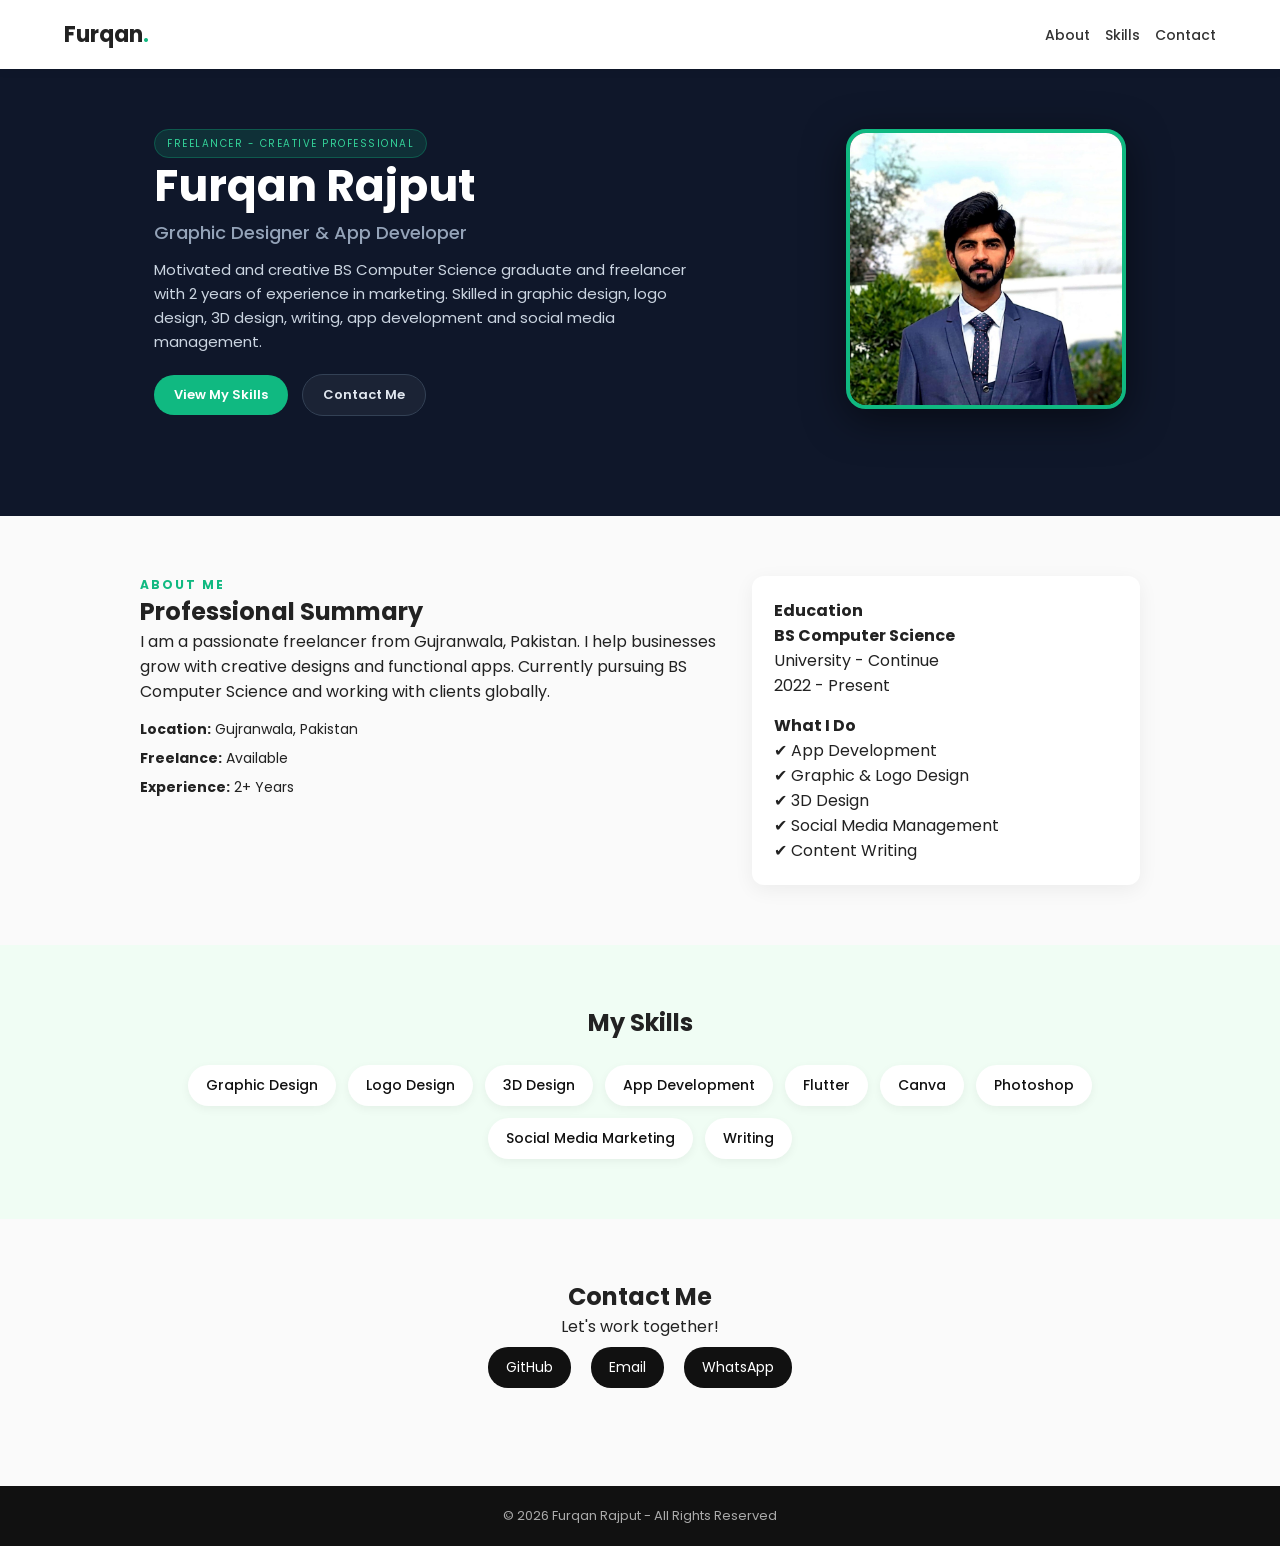
<file: index.html>
<!DOCTYPE html>
<html lang="en">
<head>
<meta charset="UTF-8">
<meta name="viewport" content="width=device-width, initial-scale=1.0">
<title>Furqan Rajput | Portfolio</title>
<link rel="stylesheet" href="style.css">
<link href="https://fonts.googleapis.com/css2?family=Poppins:wght@300;400;600;700&display=swap" rel="stylesheet">
</head>
<body>
<header class="hero" id="home">
<nav class="nav">
<a class="logo" href="#home">Furqan<span>.</span></a>
<div class="links">
<a href="#about">About</a><a href="#skills">Skills</a><a href="#contact">Contact</a>
</div>
</nav>
<div class="hero-content">
<div class="hero-text">
<span class="badge">FREELANCER - CREATIVE PROFESSIONAL</span>
<h1>Furqan Rajput</h1>
<h2>Graphic Designer & App Developer</h2>
<p>Motivated and creative BS Computer Science graduate and freelancer with 2 years of experience in marketing. Skilled in graphic design, logo design, 3D design, writing, app development and social media management.</p>
<div class="btns">
<a href="#skills" class="btn primary">View My Skills</a>
<a href="#contact" class="btn outline">Contact Me</a>
</div>
</div>
<div class="hero-img">
<img src="profile.jpg" alt="Furqan Rajput">
</div>
</div>
</header>
<section id="about" class="section">
<div class="container">
<div class="about-grid">
<div>
<h3>ABOUT ME</h3>
<h2>Professional Summary</h2>
<p>I am a passionate freelancer from Gujranwala, Pakistan. I help businesses grow with creative designs and functional apps. Currently pursuing BS Computer Science and working with clients globally.</p>
<ul class="info">
<li><strong>Location:</strong> Gujranwala, Pakistan</li>
<li><strong>Freelance:</strong> Available</li>
<li><strong>Experience:</strong> 2+ Years</li>
</ul>
</div>
<div class="card">
<h4>Education</h4>
<p><strong>BS Computer Science</strong><br>University - Continue<br>2022 - Present</p>
<h4 style="margin-top:15px">What I Do</h4>
<p>✔ App Development<br>✔ Graphic & Logo Design<br>✔ 3D Design<br>✔ Social Media Management<br>✔ Content Writing</p>
</div>
</div>
</div>
</section>
<section id="skills" class="section bg">
<div class="container">
<h2 class="center">My Skills</h2>
<div class="skills">
<span>Graphic Design</span><span>Logo Design</span><span>3D Design</span><span>App Development</span><span>Flutter</span><span>Canva</span><span>Photoshop</span><span>Social Media Marketing</span><span>Writing</span>
</div>
</div>
</section>
<section id="contact" class="section">
<div class="container center">
<h2>Contact Me</h2>
<p>Let's work together!</p>
<div class="contact-links">
<a href="https://github.com/rajputfurqan505/Dev-furqan" target="_blank">GitHub</a>
<a href="mailto:rajputfurqan505@gmail.com">Email</a>
<a href="https://wa.me/923020161863">WhatsApp</a>
</div>
</div>
</section>
<footer>© 2026 Furqan Rajput - All Rights Reserved</footer>
</body>
</html>
</file>
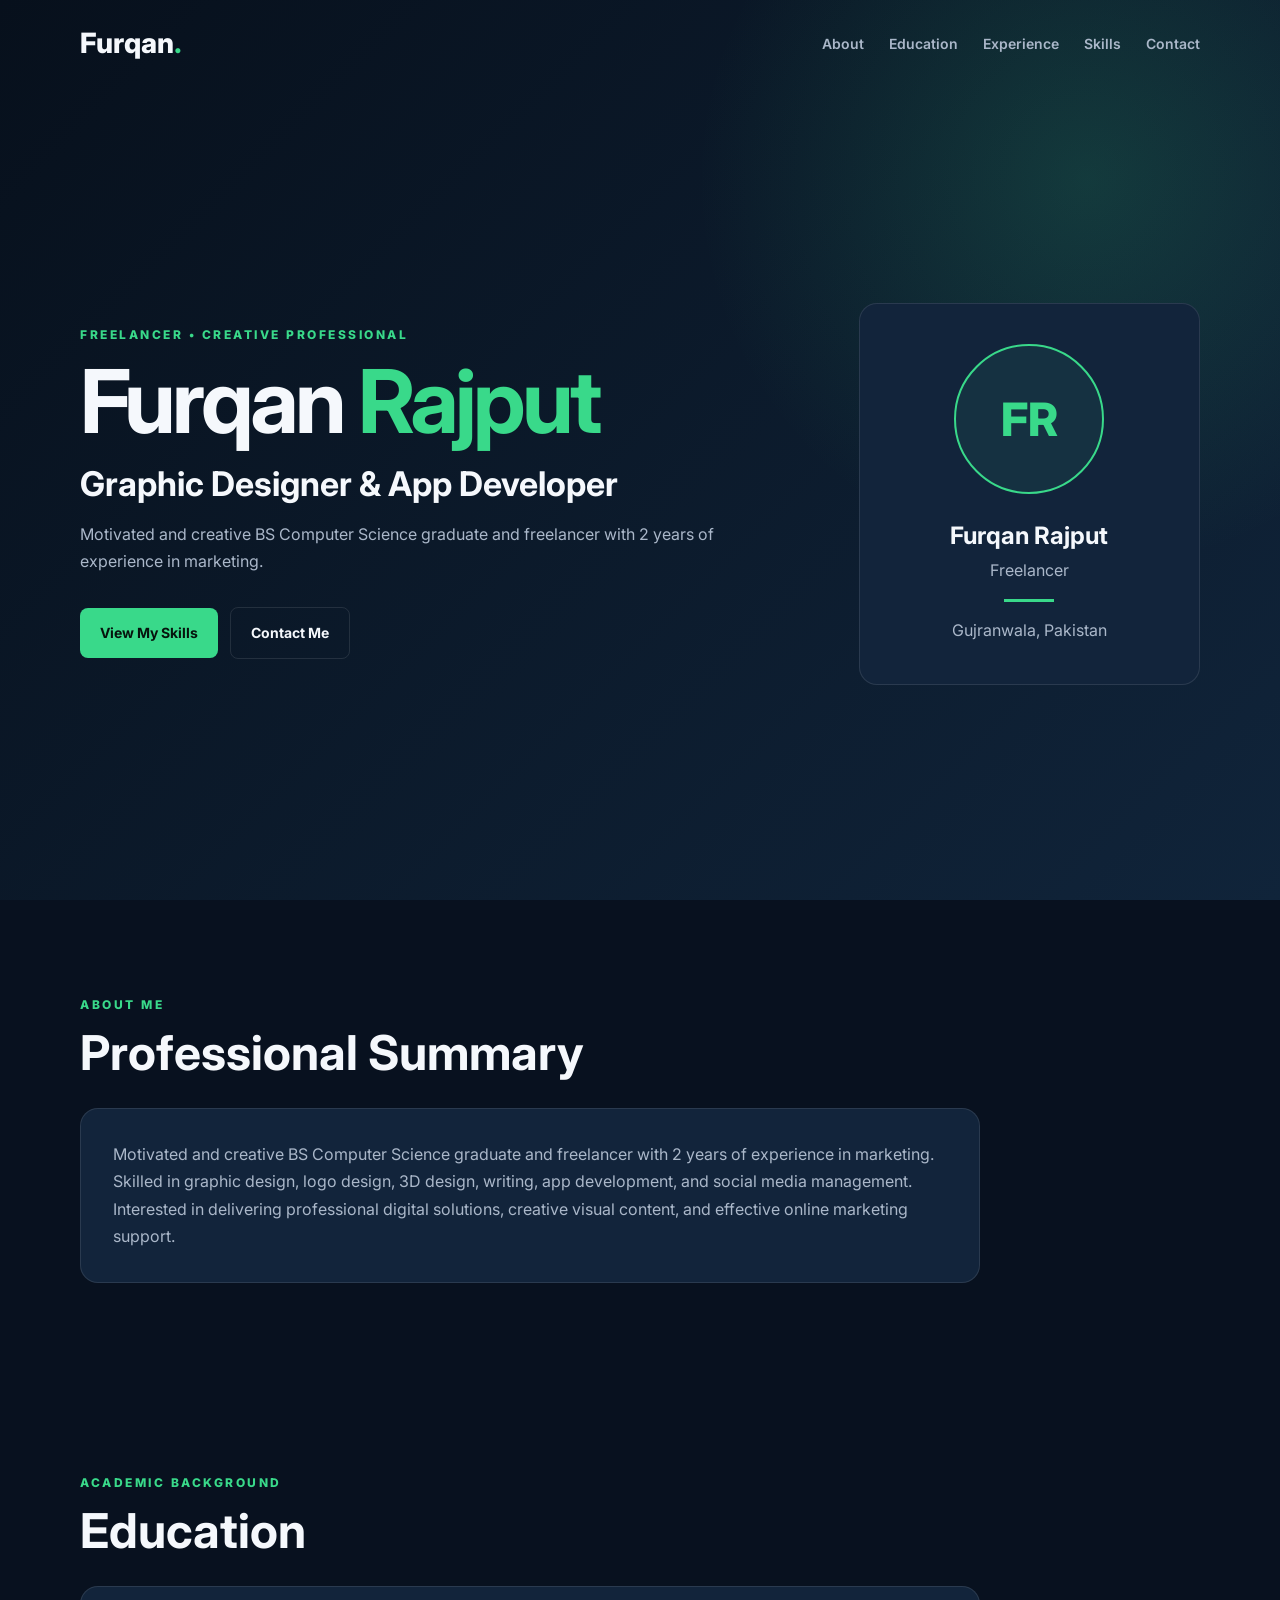
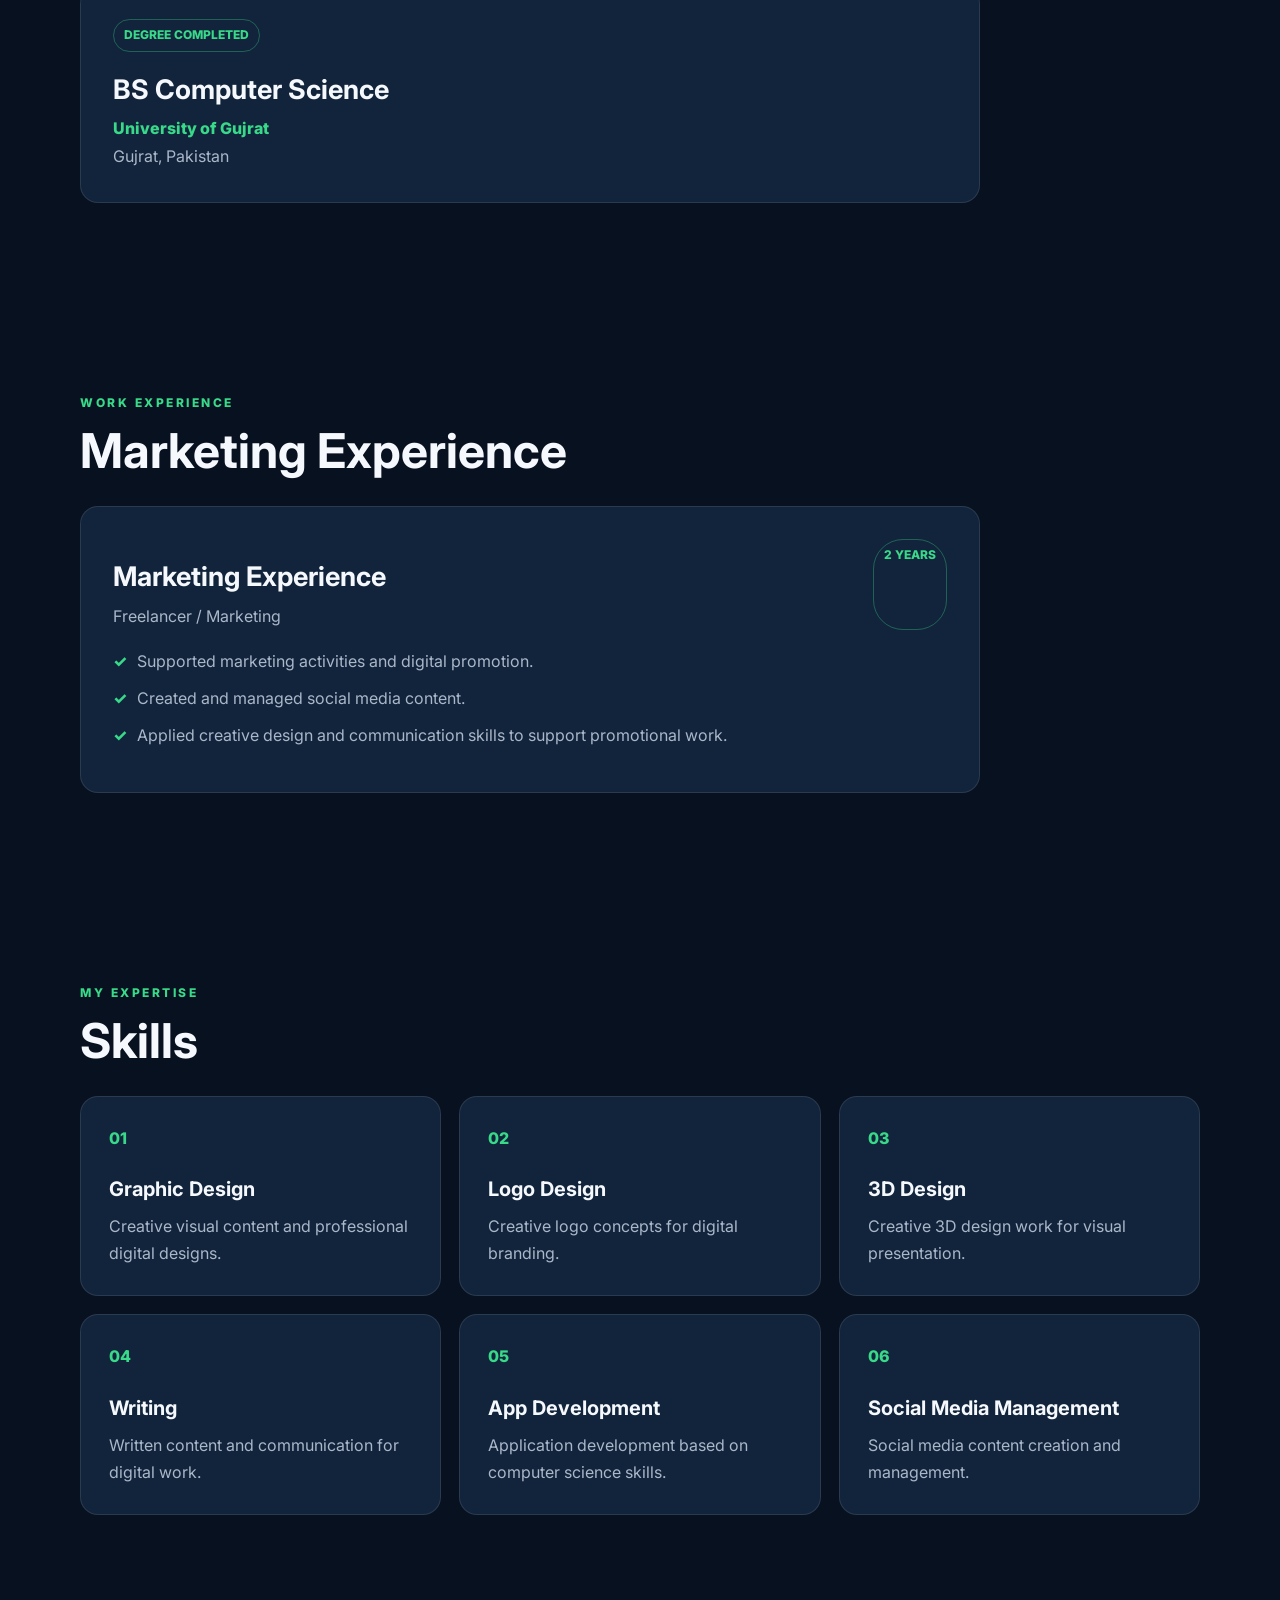
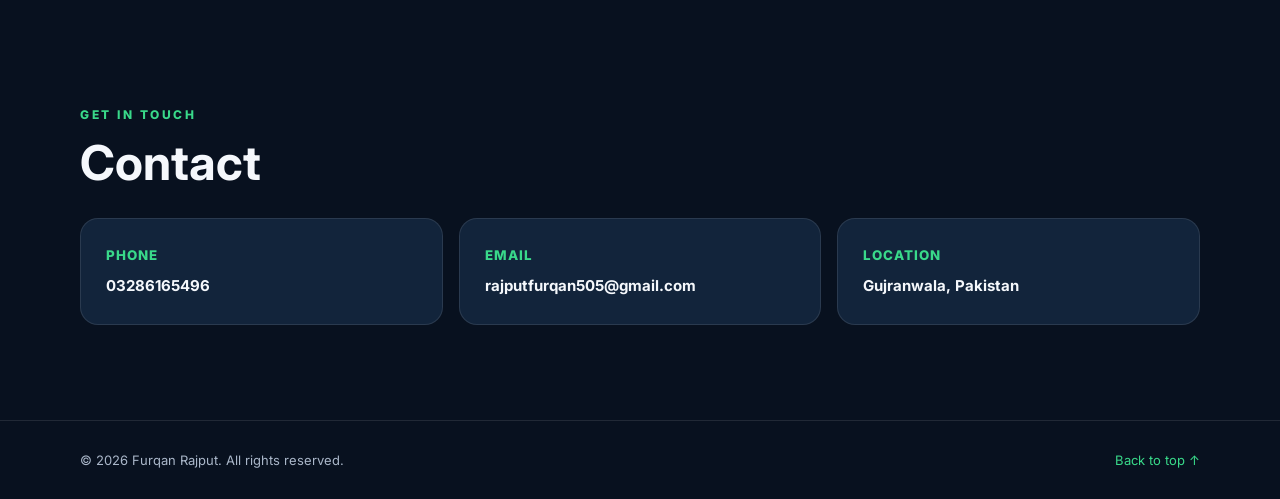
<file: Furqan_Rajput_GitHub_Portfolio.html>
<!DOCTYPE html>
<html lang="en">
<head>
<meta charset="UTF-8">
<meta name="viewport" content="width=device-width, initial-scale=1.0">
<title>Furqan Rajput | Portfolio</title>
<link rel="stylesheet" href="Furqan_Rajput_GitHub_Portfolio.css">
</head>
<body>
<header class="hero" id="home">
<nav class="nav">
<a class="logo" href="#home">Furqan<span>.</span></a>
<div class="links">
<a href="#about">About</a><a href="#education">Education</a><a href="#experience">Experience</a><a href="#skills">Skills</a><a href="#contact">Contact</a>
</div>
</nav>
<div class="hero-inner">
<div>
<p class="eyebrow">FREELANCER • CREATIVE PROFESSIONAL</p>
<h1>Furqan <span>Rajput</span></h1>
<h2>Graphic Designer &amp; App Developer</h2>
<p class="lead">Motivated and creative BS Computer Science graduate and freelancer with 2 years of experience in marketing.</p>
<a class="btn" href="#skills">View My Skills</a>
<a class="btn outline" href="#contact">Contact Me</a>
</div>
<div class="profile"><div class="avatar">FR</div><h3>Furqan Rajput</h3><p>Freelancer</p><hr><p>Gujranwala, Pakistan</p></div>
</div>
</header>

<main>
<section id="about" class="section"><p class="eyebrow">ABOUT ME</p><h2>Professional Summary</h2>
<div class="card"><p>Motivated and creative BS Computer Science graduate and freelancer with 2 years of experience in marketing. Skilled in graphic design, logo design, 3D design, writing, app development, and social media management. Interested in delivering professional digital solutions, creative visual content, and effective online marketing support.</p></div></section>

<section id="education" class="section"><p class="eyebrow">ACADEMIC BACKGROUND</p><h2>Education</h2>
<div class="card"><span class="badge">DEGREE COMPLETED</span><h3>BS Computer Science</h3><p class="green">University of Gujrat</p><p>Gujrat, Pakistan</p></div></section>

<section id="experience" class="section"><p class="eyebrow">WORK EXPERIENCE</p><h2>Marketing Experience</h2>
<div class="card"><div class="row"><div><h3>Marketing Experience</h3><p>Freelancer / Marketing</p></div><span class="badge">2 YEARS</span></div>
<ul><li>Supported marketing activities and digital promotion.</li><li>Created and managed social media content.</li><li>Applied creative design and communication skills to support promotional work.</li></ul></div></section>

<section id="skills" class="section"><p class="eyebrow">MY EXPERTISE</p><h2>Skills</h2>
<div class="grid">
<article><b>01</b><h3>Graphic Design</h3><p>Creative visual content and professional digital designs.</p></article>
<article><b>02</b><h3>Logo Design</h3><p>Creative logo concepts for digital branding.</p></article>
<article><b>03</b><h3>3D Design</h3><p>Creative 3D design work for visual presentation.</p></article>
<article><b>04</b><h3>Writing</h3><p>Written content and communication for digital work.</p></article>
<article><b>05</b><h3>App Development</h3><p>Application development based on computer science skills.</p></article>
<article><b>06</b><h3>Social Media Management</h3><p>Social media content creation and management.</p></article>
</div></section>

<section id="contact" class="section"><p class="eyebrow">GET IN TOUCH</p><h2>Contact</h2>
<div class="contacts">
<a href="tel:03286165496"><small>PHONE</small><strong>03286165496</strong></a>
<a href="mailto:rajputfurqan505@gmail.com"><small>EMAIL</small><strong>rajputfurqan505@gmail.com</strong></a>
<div><small>LOCATION</small><strong>Gujranwala, Pakistan</strong></div>
</div></section>
</main>
<footer><p>© 2026 Furqan Rajput. All rights reserved.</p><a href="#home">Back to top ↑</a></footer>
</body></html>
</file>
<file: style.css>
*{margin:0;padding:0;box-sizing:border-box;font-family:'Poppins',sans-serif}
body{background:#fafafa;color:#222}
.nav{display:flex;justify-content:space-between;align-items:center;padding:18px 5%;background:#fff;box-shadow:0 2px 10px rgba(0,0,0,.05);position:sticky;top:0;z-index:10}
.logo{font-weight:700;font-size:22px;color:#222;text-decoration:none}
.logo span{color:#10b981}
.links a{margin-left:15px;text-decoration:none;color:#333;font-weight:500;font-size:14px}
.hero{background:#0f172a;color:#fff;padding-bottom:40px}
.hero-content{display:flex;align-items:center;justify-content:space-between;gap:40px;padding:60px 5%;max-width:1100px;margin:auto}
.hero-text{flex:1}
.hero-img{flex-shrink:0}
.hero-img img{width:280px;height:280px;border-radius:20px;object-fit:cover;border:4px solid #10b981;box-shadow:0 10px 40px rgba(0,0,0,.5)}
.hero-text h1{font-size:44px;margin:8px 0;line-height:1.1}
.hero-text h2{font-size:18px;color:#94a3b8;margin-bottom:12px;font-weight:500}
.hero-text p{color:#cbd5e1;line-height:1.6;font-size:15px;max-width:550px}
.badge{font-size:10px;letter-spacing:1.5px;background:rgba(16,185,129,.15);color:#34d399;padding:6px 12px;border-radius:20px;border:1px solid rgba(16,185,129,.3)}
.btns{margin-top:20px}
.btn{padding:10px 20px;border-radius:25px;text-decoration:none;display:inline-block;margin-right:10px;font-weight:600;font-size:13px}
.primary{background:#10b981;color:#fff}
.outline{border:1px solid #334155;color:#e2e8f0;background:rgba(255,255,255,.05)}
.section{padding:60px 5%}
.bg{background:#f0fdf4}
.container{max-width:1000px;margin:auto}
.about-grid{display:grid;grid-template-columns:1.5fr 1fr;gap:30px}
.card{background:#fff;padding:22px;border-radius:12px;box-shadow:0 5px 20px rgba(0,0,0,.06);color:#222}
.skills{display:flex;flex-wrap:wrap;gap:12px;justify-content:center;margin-top:25px}
.skills span{background:#fff;padding:10px 18px;border-radius:25px;box-shadow:0 3px 10px rgba(0,0,0,.05);font-weight:500;font-size:14px;color:#111}
.center{text-align:center}
.contact-links a{margin:8px;display:inline-block;background:#111;color:#fff;padding:10px 18px;border-radius:20px;text-decoration:none;font-size:14px}
footer{text-align:center;padding:20px;background:#111;color:#aaa;margin-top:30px;font-size:13px}
.info{list-style:none;margin-top:15px}
.info li{margin-bottom:8px;font-size:14px}
h3{font-size:12px;letter-spacing:2px;color:#10b981}
@media(max-width:768px){
.hero-content{flex-direction:column-reverse;text-align:center;padding:30px 5%}
.hero-img img{width:200px;height:200px;border-radius:50%}
.hero-text h1{font-size:32px}
.hero-text p{margin:auto}
.about-grid{grid-template-columns:1fr}
}
</file>
<file: Furqan_Rajput_GitHub_Portfolio.css>
@import url('https://fonts.googleapis.com/css2?family=Inter:wght@400;500;600;700;800&display=swap');
:root{--bg:#08111f;--card:#12243b;--text:#f5f8fc;--muted:#aab7c9;--green:#39d98a;--line:rgba(255,255,255,.1)}
*{box-sizing:border-box;margin:0;padding:0;scroll-behavior:smooth}
body{font-family:Inter,Arial,sans-serif;background:var(--bg);color:var(--text);line-height:1.7}
a{color:inherit;text-decoration:none}
.hero{min-height:100vh;background:radial-gradient(circle at 85% 20%,rgba(57,217,138,.16),transparent 30%),linear-gradient(135deg,#07101c,#10243a)}
.nav,.hero-inner,.section{width:min(1120px,calc(100% - 48px));margin:auto}
.nav{height:88px;display:flex;justify-content:space-between;align-items:center}.logo{font-size:28px;font-weight:800}.logo span{color:var(--green)}
.links{display:flex;gap:25px}.links a{color:var(--muted);font-size:14px;font-weight:600}.links a:hover{color:var(--green)}
.hero-inner{min-height:calc(100vh - 88px);display:grid;grid-template-columns:1.35fr .65fr;gap:70px;align-items:center;padding:70px 0}
.eyebrow{color:var(--green);font-size:12px;font-weight:800;letter-spacing:2.5px;margin-bottom:12px}
h1{font-size:clamp(52px,8vw,88px);line-height:1;letter-spacing:-4px;margin-bottom:20px}h1 span{color:var(--green)}
h2{font-size:clamp(32px,5vw,48px);line-height:1.1;margin-bottom:28px}.hero h2{font-size:clamp(22px,3vw,34px);margin-bottom:18px}
.lead,.card p,article p{color:var(--muted);font-size:16px}.lead{max-width:650px;margin-bottom:28px}
.btn{display:inline-block;padding:13px 20px;border-radius:8px;background:var(--green);color:#06140d;font-weight:700;font-size:14px;margin:4px 8px 4px 0}.btn.outline{background:transparent;color:var(--text);border:1px solid var(--line)}
.profile,.card,article,.contacts>*{border:1px solid var(--line);background:var(--card);border-radius:18px}
.profile{text-align:center;padding:40px 25px}.avatar{width:150px;height:150px;border:2px solid var(--green);border-radius:50%;display:grid;place-items:center;margin:auto auto 22px;color:var(--green);font-size:46px;font-weight:800;background:rgba(57,217,138,.07)}
.profile h3{font-size:24px}.profile p{color:var(--muted)}.profile hr{width:50px;margin:15px auto;border:0;border-top:3px solid var(--green)}
.section{padding:95px 0}.card{padding:32px;max-width:900px}.card h3{font-size:27px;margin:15px 0 3px}.green,article b,small{color:var(--green)!important;font-weight:800}
.badge{display:inline-block;padding:5px 10px;border:1px solid rgba(57,217,138,.35);border-radius:30px;color:var(--green);font-size:12px;font-weight:800}
.row{display:flex;justify-content:space-between;gap:20px}.row p{color:var(--muted)}
ul{list-style:none;margin-top:18px}li{color:var(--muted);margin:10px 0;padding-left:24px;position:relative}li:before{content:'✓';position:absolute;left:0;color:var(--green);font-weight:800}
.grid{display:grid;grid-template-columns:repeat(3,1fr);gap:18px}.grid article{padding:28px;transition:.25s}.grid article:hover{transform:translateY(-5px);border-color:var(--green)}article h3{font-size:20px;margin:20px 0 7px}
.contacts{display:grid;grid-template-columns:repeat(3,1fr);gap:16px}.contacts>*{padding:25px;display:block}.contacts small{display:block;margin-bottom:5px;letter-spacing:1px}.contacts strong{font-size:15px;word-break:break-word}
footer{border-top:1px solid var(--line);padding:28px max(24px,calc((100% - 1120px)/2));display:flex;justify-content:space-between;color:var(--muted);font-size:13px}footer a{color:var(--green)}
@media(max-width:850px){.links{display:none}.hero-inner{grid-template-columns:1fr;text-align:center}.lead{margin-inline:auto}.grid,.contacts{grid-template-columns:1fr 1fr}}
@media(max-width:560px){.nav,.hero-inner,.section{width:min(100% - 32px,1120px)}.hero-inner{padding:45px 0}.grid,.contacts{grid-template-columns:1fr}.row{flex-direction:column}footer{flex-direction:column;gap:10px;padding-inline:16px}h1{letter-spacing:-2px}}
</file>
